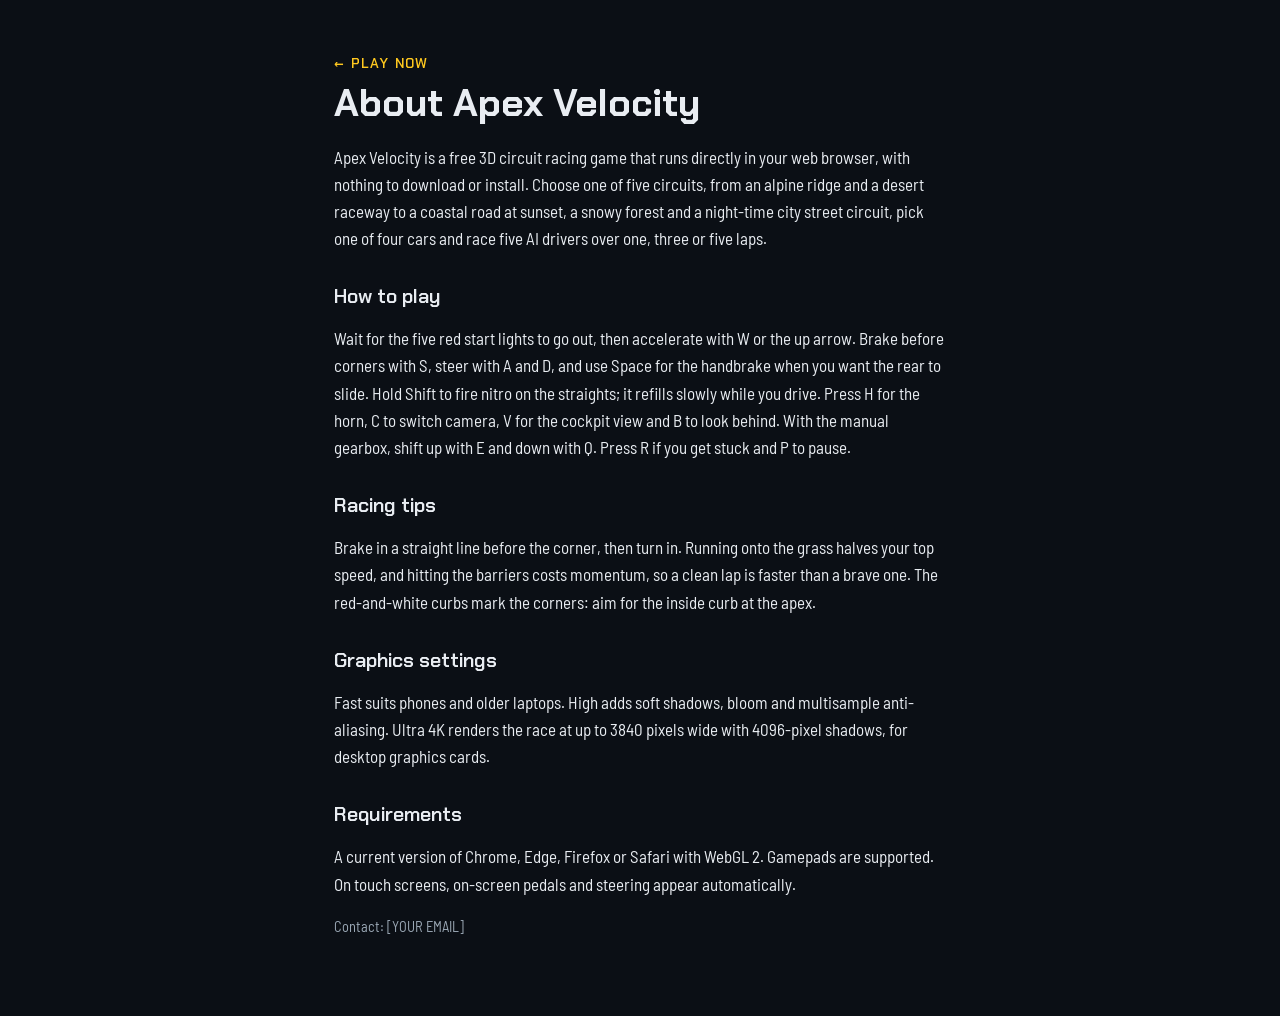
<file: about.html>
<!doctype html>
<html lang="en">
<head>
<meta charset="utf-8"><meta name="viewport" content="width=device-width, initial-scale=1, viewport-fit=cover">
<title>About Apex Velocity — Free 3D Racing Game</title>
<meta name="description" content="Apex Velocity is a free realistic 3D racing game that runs in any modern browser. How to play, controls and system requirements.">
<link rel="icon" href="favicon.svg" type="image/svg+xml">
<link rel="stylesheet" href="https://fonts.googleapis.com/css2?family=Barlow+Semi+Condensed:wght@400;600&family=Chakra+Petch:wght@600;700&display=swap">
<link rel="stylesheet" href="css/page.css">
</head>
<body>
<main>
<a class="back" href="./">← Play now</a>
<h1>About Apex Velocity</h1>
<p>Apex Velocity is a free 3D circuit racing game that runs directly in your web browser, with nothing to download or install. Choose one of five circuits, from an alpine ridge and a desert raceway to a coastal road at sunset, a snowy forest and a night-time city street circuit, pick one of four cars and race five AI drivers over one, three or five laps.</p>

<h2>How to play</h2>
<p>Wait for the five red start lights to go out, then accelerate with W or the up arrow. Brake before corners with S, steer with A and D, and use Space for the handbrake when you want the rear to slide. Hold Shift to fire nitro on the straights; it refills slowly while you drive. Press H for the horn, C to switch camera, V for the cockpit view and B to look behind. With the manual gearbox, shift up with E and down with Q. Press R if you get stuck and P to pause.</p>

<h2>Racing tips</h2>
<p>Brake in a straight line before the corner, then turn in. Running onto the grass halves your top speed, and hitting the barriers costs momentum, so a clean lap is faster than a brave one. The red-and-white curbs mark the corners: aim for the inside curb at the apex.</p>

<h2>Graphics settings</h2>
<p>Fast suits phones and older laptops. High adds soft shadows, bloom and multisample anti-aliasing. Ultra 4K renders the race at up to 3840 pixels wide with 4096-pixel shadows, for desktop graphics cards.</p>

<h2>Requirements</h2>
<p>A current version of Chrome, Edge, Firefox or Safari with WebGL 2. Gamepads are supported. On touch screens, on-screen pedals and steering appear automatically.</p>

<p class="meta">Contact: [YOUR EMAIL]</p>
</main>
</body>
</html>
</file>
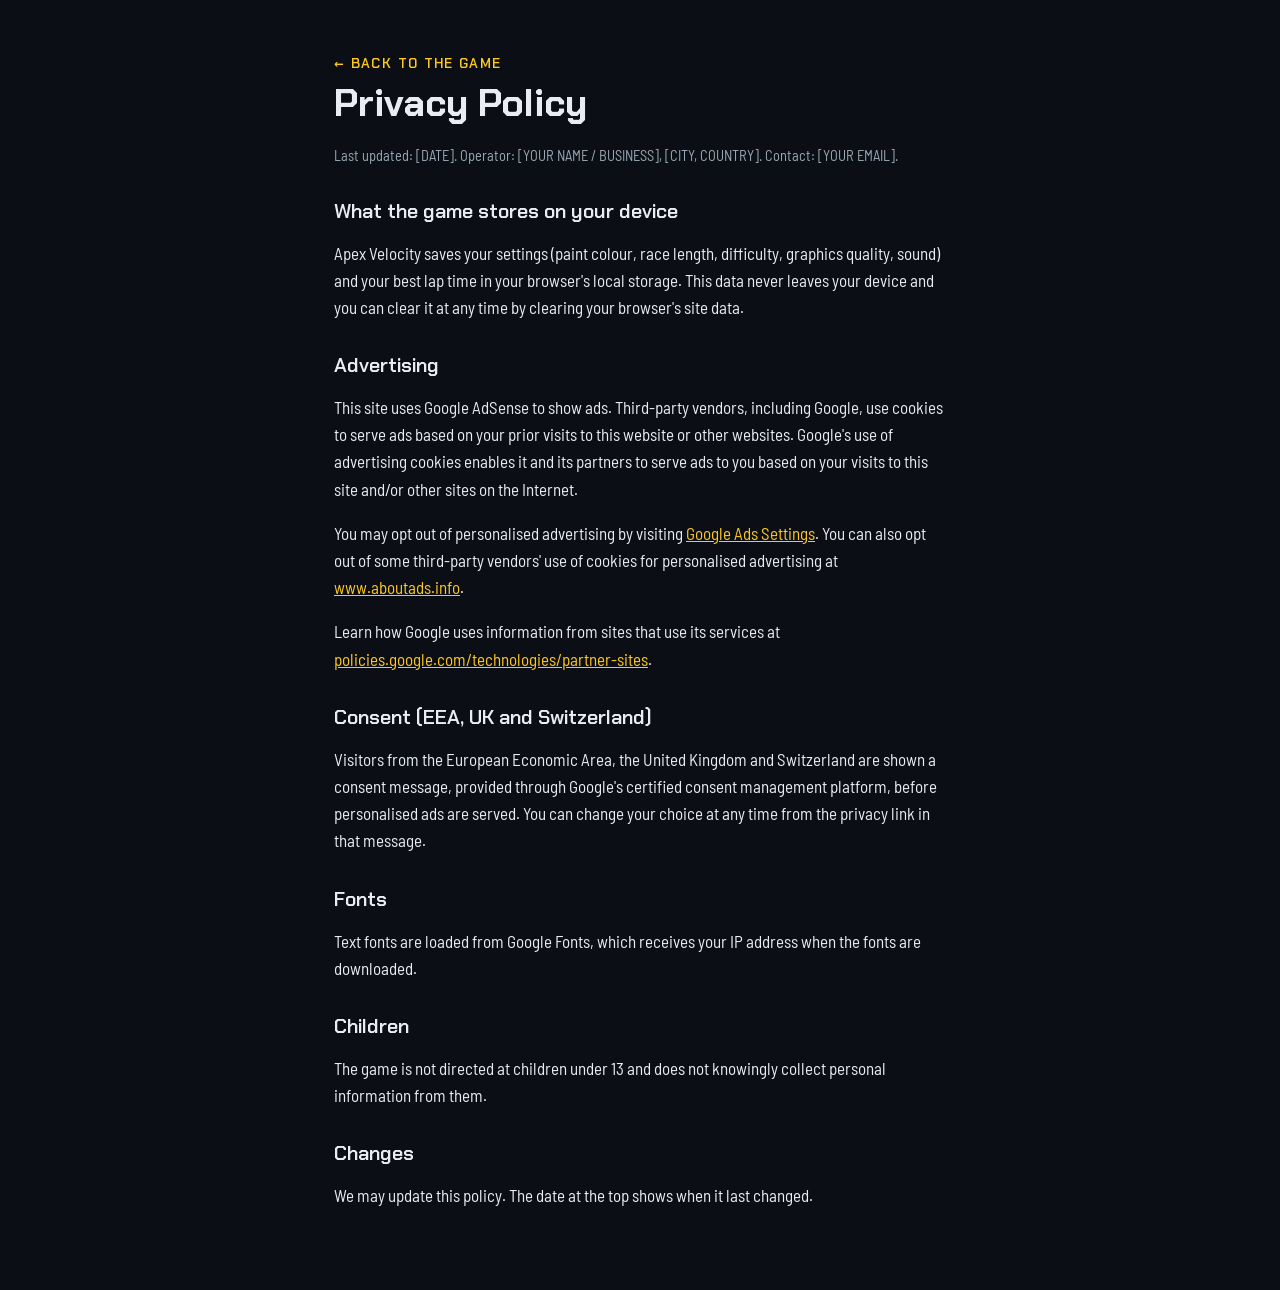
<file: privacy.html>
<!doctype html>
<html lang="en">
<head>
<meta charset="utf-8"><meta name="viewport" content="width=device-width, initial-scale=1, viewport-fit=cover">
<title>Privacy Policy — Apex Velocity</title>
<meta name="description" content="How Apex Velocity handles data, cookies and advertising.">
<link rel="icon" href="favicon.svg" type="image/svg+xml">
<link rel="stylesheet" href="https://fonts.googleapis.com/css2?family=Barlow+Semi+Condensed:wght@400;600&family=Chakra+Petch:wght@600;700&display=swap">
<link rel="stylesheet" href="css/page.css">
</head>
<body>
<main>
<a class="back" href="./">← Back to the game</a>
<h1>Privacy Policy</h1>
<p class="meta">Last updated: [DATE]. Operator: [YOUR NAME / BUSINESS], [CITY, COUNTRY]. Contact: [YOUR EMAIL].</p>

<h2>What the game stores on your device</h2>
<p>Apex Velocity saves your settings (paint colour, race length, difficulty, graphics quality, sound) and your best lap time in your browser's local storage. This data never leaves your device and you can clear it at any time by clearing your browser's site data.</p>

<h2>Advertising</h2>
<p>This site uses Google AdSense to show ads. Third-party vendors, including Google, use cookies to serve ads based on your prior visits to this website or other websites. Google's use of advertising cookies enables it and its partners to serve ads to you based on your visits to this site and/or other sites on the Internet.</p>
<p>You may opt out of personalised advertising by visiting <a href="https://www.google.com/settings/ads" rel="noopener">Google Ads Settings</a>. You can also opt out of some third-party vendors' use of cookies for personalised advertising at <a href="https://www.aboutads.info/choices/" rel="noopener">www.aboutads.info</a>.</p>
<p>Learn how Google uses information from sites that use its services at <a href="https://policies.google.com/technologies/partner-sites" rel="noopener">policies.google.com/technologies/partner-sites</a>.</p>

<h2>Consent (EEA, UK and Switzerland)</h2>
<p>Visitors from the European Economic Area, the United Kingdom and Switzerland are shown a consent message, provided through Google's certified consent management platform, before personalised ads are served. You can change your choice at any time from the privacy link in that message.</p>

<h2>Fonts</h2>
<p>Text fonts are loaded from Google Fonts, which receives your IP address when the fonts are downloaded.</p>

<h2>Children</h2>
<p>The game is not directed at children under 13 and does not knowingly collect personal information from them.</p>

<h2>Changes</h2>
<p>We may update this policy. The date at the top shows when it last changed.</p>
</main>
</body>
</html>
</file>
<file: css/page.css>
:root { --ink:#0b0f15; --fg:#e9edf2; --muted:#9aa7b4; --accent:#ffc81f; --line:rgba(214,226,240,.14); color-scheme: dark; }
body { margin:0; background:var(--ink); color:var(--fg); font:17px/1.6 'Barlow Semi Condensed', 'Segoe UI', system-ui, sans-serif; }
main { max-width: 68ch; margin: 0 auto; padding-block: 48px 64px; padding-left: max(16px, env(safe-area-inset-left, 0px)); padding-right: max(16px, env(safe-area-inset-right, 0px)); }
h1 { font: 700 2.4rem/1.05 'Chakra Petch', 'Arial Narrow', sans-serif; margin: 8px 0 20px; text-wrap: balance; }
h2 { font: 600 1.25rem/1.2 'Chakra Petch', 'Arial Narrow', sans-serif; margin: 32px 0 8px; }
a { color: var(--accent); }
.back { font: 600 .85rem 'Chakra Petch', sans-serif; letter-spacing: .1em; text-transform: uppercase; text-decoration: none; }
.meta { color: var(--muted); font-size: .9rem; }
</file>
